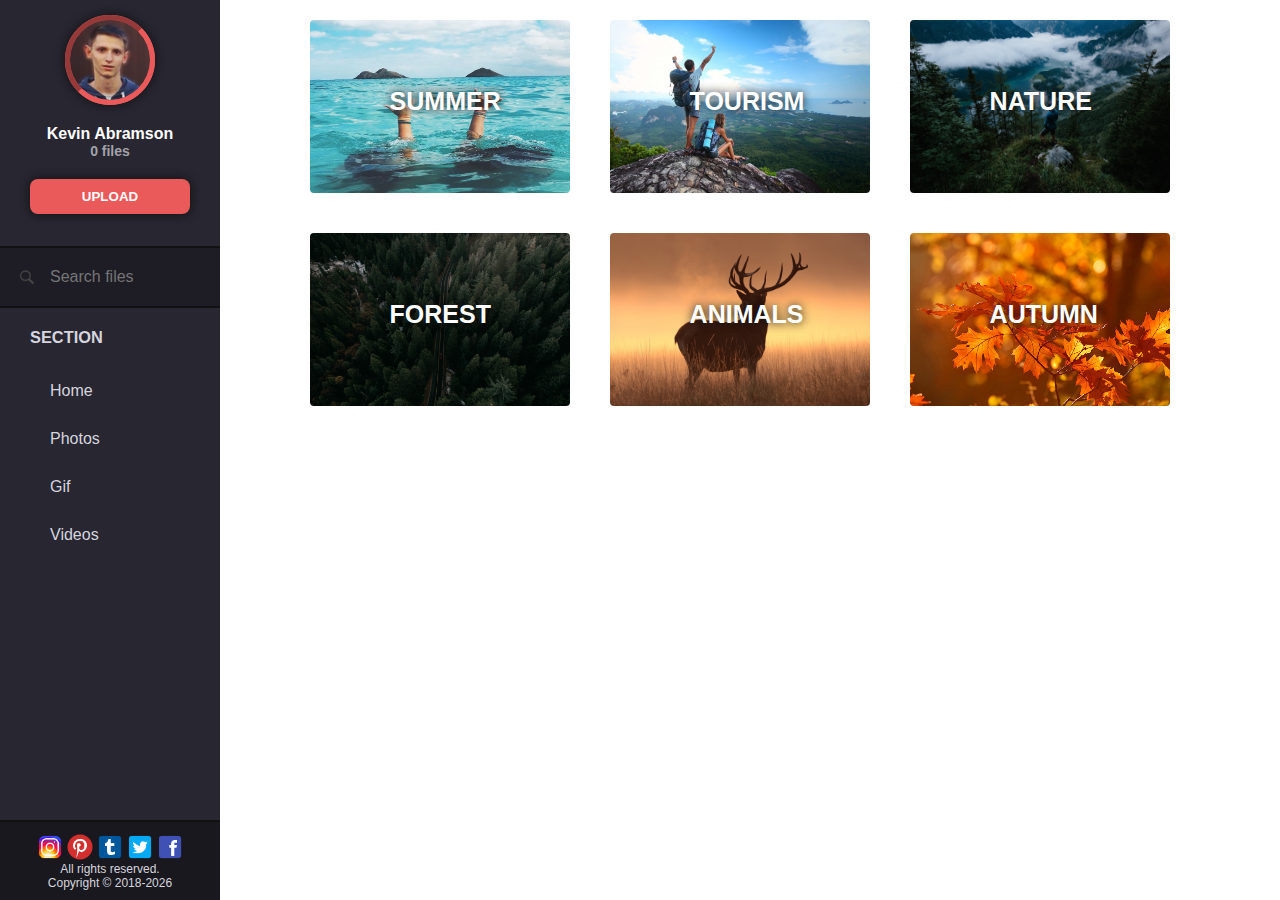
<file: photo.html>
﻿<!DOCTYPE html>
<html lang="en">
<head>
	<meta charset="UTF-8">
	<meta name="viewport" content="width=device-width, initial-scale=1.0">
	<title>Photo</title>
	<link rel="stylesheet" href="css/style.css">
	<link rel="stylesheet" href="css/media.css">
	<script type="text/javascript" src="js/jquery.js"></script>
	<script type="text/javascript" src="js/onclick.js"></script>
</head>
<body>
	<div class="wrap">

		<!-- header start -->
		<header>
			<div class="main">
				<img onclick="show_left_menu()" src="ico/main.png" alt="main" id="main">
			</div>
		</header>
		<!-- header end -->

		<!-- start left -->
		<div class="left">
			<div class="left__avatar">
				<img src="img/1.png" alt="Аватарка">
				<div id="inst"></div>
			</div>
			<div class="left__name">
				<h3>Kevin Abramson</h3>
			</div>
			<div class="left__files">
				<h4>0 files</h4>
			</div>
			<div class="left__upload">
				<button>UPLOAD</button>
			</div>
			<div class="left__search">
				<input type="text" placeholder="Search files" id="search">
			</div>
			<div class="nav">
				<div class="nav-menu">
					<div class="nav-menu__title">
						<h3>section</h3>
					</div>
					<div class="nav-menu__ul">
						<ul>
							<li><a href="index.html">Home</a></li>
							<li><a href="photo.html">Photos</a></li>
							<li><a href="#">Gif</a></li>
							<li><a href="#">Videos</a></li>
						</ul>
					</div>
				</div>
			</div>
			<div class="footer">
				<div class="footer__social">
					<img src="ico/icons8-instagram-48.png" alt="">
					<img src="ico/icons8-pinterest-48.png" alt="">
					<img src="ico/icons8-tumblr-48.png" alt="">
					<img src="ico/icons8-twitter-в-квадрате-48.png" alt="">
					<img src="ico/icons8-facebook-48.png" alt="">
				</div>
				<p> All rights reserved.<br>Copyright &copy; 2018<script>new Date().getFullYear()>2010&&document.write("-"+new Date().getFullYear());</script></p>
			</div>
		</div>
		<!-- end left -->

		<div class="mask" onclick="mask()"></div>

		<!-- center start -->
		<div class="center">
			<div class="grid-menu">
				
			</div>
			<div class="center__img">
				<div class="box">
					<h3>Summer</h3>
					<img src="img/11.jpg">
				</div>
				<div class="box">
					<h3>Tourism</h3>
					<img src="img/16.jpg">
				</div>
				<div class="box">
					<h3>nature</h3>
					<img src="img/18.jpg">
				</div>
				<div class="box">
					<h3>forest</h3>
					<img src="img/3.jpg">
				</div>
				<div class="box">
					<h3>animals</h3>
					<img src="img/1.jpg">
				</div>
				<div class="box">
					<h3>autumn</h3>
					<img src="img/20.jpg">
				</div>
			</div>
		</div>
		<!-- center end -->
	</div>
</body>
</html>
</file>
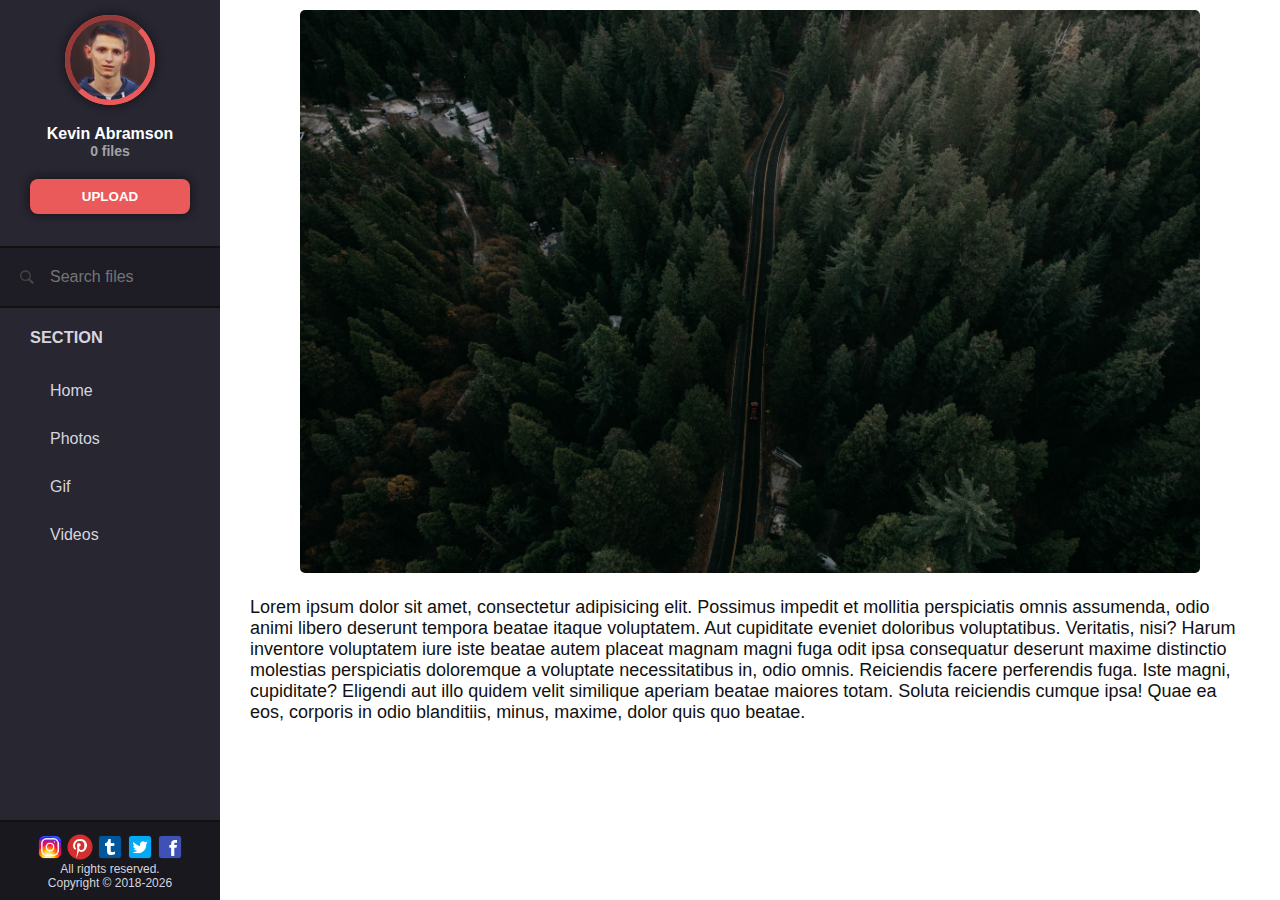
<file: view.html>
﻿<!DOCTYPE html>
<html lang="en">
<head>
	<meta charset="UTF-8">
	<meta name="viewport" content="width=device-width, initial-scale=1.0">
	<title>View</title>
	<link rel="stylesheet" href="css/style.css">
	<link rel="stylesheet" href="css/media.css">
	<script type="text/javascript" src="js/jquery.js"></script>
	<script type="text/javascript" src="js/onclick.js"></script>
</head>
<body>
	<div class="wrap">
		<header>
			<div class="main">
				<img onclick="show_left_menu()" src="ico/main.png" alt="main" id="main">
			</div>
		</header>
		<!-- start left -->
		<div class="left">
			<div class="left__avatar">
				<img src="img/1.png" alt="Аватарка">
				<div id="inst"></div>
			</div>
			<div class="left__name">
				<h3>Kevin Abramson</h3>
			</div>
			<div class="left__files">
				<h4>0 files</h4>
			</div>
			<div class="left__upload">
				<button>UPLOAD</button>
			</div>
			<div class="left__search">
				<input type="text" placeholder="Search files" id="search">
			</div>
			<div class="nav">
				<div class="nav-menu">
					<div class="nav-menu__title">
						<h3>section</h3>
					</div>
					<div class="nav-menu__ul">
						<ul>
							<li><a href="index.html">Home</a></li>
							<li><a href="photo.html">Photos</a></li>
							<li><a href="#">Gif</a></li>
							<li><a href="#">Videos</a></li>
						</ul>
					</div>
				</div>
			</div>
			<div class="footer">
				<div class="footer__social">
					<img src="ico/icons8-instagram-48.png" alt="">
					<img src="ico/icons8-pinterest-48.png" alt="">
					<img src="ico/icons8-tumblr-48.png" alt="">
					<img src="ico/icons8-twitter-в-квадрате-48.png" alt="">
					<img src="ico/icons8-facebook-48.png" alt="">
				</div>
				<p> All rights reserved.<br>Copyright &copy; 2018<script>new Date().getFullYear()>2010&&document.write("-"+new Date().getFullYear());</script></p>
			</div>
		</div>
		<!-- end left -->

		<div class="mask" onclick="mask()"></div>

		<!-- start center -->
		<div class="center">
			<div class="grid-menu">
				
			</div>
			<div class="center__view">
				<img src="img/3.jpg" alt="">
			</div>
			<div class="center__view_descripsion">
				<p><span>Lorem ipsum dolor sit amet, consectetur adipisicing elit. Possimus impedit et mollitia perspiciatis omnis assumenda, odio animi libero deserunt tempora beatae itaque voluptatem. Aut cupiditate eveniet doloribus voluptatibus. Veritatis, nisi?</span>
				<span>Harum inventore voluptatem iure iste beatae autem placeat magnam magni fuga odit ipsa consequatur deserunt maxime distinctio molestias perspiciatis doloremque a voluptate necessitatibus in, odio omnis. Reiciendis facere perferendis fuga.</span>
				<span>Iste magni, cupiditate? Eligendi aut illo quidem velit similique aperiam beatae maiores totam. Soluta reiciendis cumque ipsa! Quae ea eos, corporis in odio blanditiis, minus, maxime, dolor quis quo beatae.</span></p>
			</div>
		</div>
		<!-- end center -->
	</div>
</body>
</html>
</file>
<file: css/style.css>
*{
	padding: 0;
	margin: 0;
	width: 100%;
	font-family: Arial; 
}

::-webkit-scrollbar-button {
background-image:url('');
background-repeat:no-repeat;
width:6px;
height:0px
}

::-webkit-scrollbar-track {
background-color:#32312e;
box-shadow:0px 0px 3px #000 inset;
}

::-webkit-scrollbar-thumb {
-webkit-border-radius: 5px;
border-radius: 5px;
background-color:#ffcb17;
box-shadow:0px 1px 1px #fff inset;
background-image:url('https://yraaa.ru/_pu/24/59610063.png');
background-position:center;
background-repeat:no-repeat;
}

::-webkit-resizer{
background-image:url('');
background-repeat:no-repeat;
width:7px;
height:0px
}

::-webkit-scrollbar{
width: 7px;
}

body, html{
	background: #f3f3f3;
}

.mask{
	top: 0;
	position: fixed;
	background: rgba(0, 0, 0, 0.80);
	display: none;
	height: 100%;
	width: 100%;
	z-index: 1;
}

.wrap{
	display: flex;
}

.left{
	max-width: 220px;
	background: #272631;
	height: 100vh;
	flex: 1;
	overflow: auto;
}

.left__avatar{
	margin-top: 15px;
	display: flex;
	justify-content: center;
}

#inst{
	width: 80px;
	height: 80px;
	border-radius: 50%;
	border: 5px inset #ea5a5a;
	position: absolute;
	animation: spins 10s linear infinite;
}

.left__avatar img{
	width: 80px;
	height: 80px;
	border-radius: 50%;
	border: 5px solid #ea5a5a;
	box-shadow: 0px 0px 10px #111;
}

@keyframes spins{
	0%{transform: rotate(0deg);}
	100%{transform: rotate(360deg);}
}

.left__name{
	text-align: center;
	margin-top: 20px;
}

.left__name h3{
	font-size: 16px;
	color: #FFF;
	font-weight: bold;
}

.left__files{
	text-align: center;
}

.left__files h4{
	color: #a3a2a8;
	font-size: 14px;
}

.left__upload{
	text-align: center;
	margin-top: 20px;
	margin-bottom: 32px;
	display: flex;
	justify-content: center;
}

.left__upload button{
	background: #ea5a5a;
	border: none;
	border-radius: 8px;
	color: #FFF;
	width: 160px;
	padding: 10px;
	font-weight: bold;
	cursor: pointer;
	box-shadow: 0px 0px 10px #111;
}

.left__search{
	background: #1e1d26;
	border-top: 2px solid #111;
	border-bottom: 2px solid #111;
	color: #444444;
	text-align: center;
}

.left__search input{
	background: none;
	border: none;
	margin: 20px 0px;
	color: #444444;
	width: 150px;
}

#search{
	background: url(../ico/search.png) no-repeat left center;
	background-size: 16px; 
    display:inline-block;
    vertical-align:bottom;
    padding-left: 30px;
    color: #444444;
    /*float: right;*/
    font-size: 16px;
}

.nav-menu__title{
	color: #d6d5df;
	text-transform: uppercase;
	padding: 20px 30px;
	font-size: 14px;
	width: 100px;
}

.nav-menu__ul{
	width: 120px;
}

.nav-menu__ul li{
	display: block;
}

.nav-menu__ul a{
	text-decoration: none;
	color: #d6d5df;
	padding: 15px 50px;
	display: block;
}

.nav-menu__ul a:hover{
	background: #19181e;
}

.left__categories{
	background: #1e1d26;
	width: 220px;
}

.left__categories h3{
	color: #d6d5df;
	/*margin-left: 20px;*/
	text-transform: uppercase;
	font-size: 16px;
	padding: 20px 0px;
	text-align: center;
}

.left__categories li{
	display: block;
}

.left__categories a{
	text-decoration: none;
	color: #d6d5df;
	display: block;
	width: 220px;
	padding: 15px 0px;
	text-align: left;
}

.left__categories a:hover{
	background: #19181e;
}

.footer{
	background: #19181e;
	padding: 10px 0px;
	color: #d6d5df;
	font-size: 12px;
	text-align: center;
	border-top: 2px solid #111;
	max-width: 220px;
	position: fixed;
    left: 0;
    bottom: 0;
}

.footer__social{
	display: flex;
	justify-content: center;
}

.footer__social img{
	width: 30px;
	height: 30px;
}

header{
	background: #272631;
	padding: 10px;
	display: none;
	z-index: 5;
}

.main img{
	width: 30px;
	padding: 10px;
	cursor: pointer;
}

.center{
	flex: 1;
	padding: 0px 30px;
	background: #FFF;
	height: 100vh;
	overflow: auto;
}

.grid-menu{
	display: flex;
	/*justify-content: flex-end;*/
	margin-top: 10px;
}

.grid-left{
	flex: 0;
	display: none;
}

.grid-right{
	text-align: right;
}

#right{
	transform: rotate(180deg);
}

.grid-menu img{
	width: 30px;
	height: 30px;
	cursor: pointer;
	margin-right: 10px;
}

.center__img{
	display: flex;
	flex-wrap: wrap;
	justify-content: center;
}

.box{
	width: 260px;
	margin-right: 20px;
	margin-bottom: 20px;
	display: flex;
	flex-wrap: wrap;
}

#date{
	background: url(../ico/date.png) no-repeat left center;
	background-size: 16px; 
    display:inline-block;
    vertical-align:bottom;
    padding-left: 20px;
    color: #c0c0c0;
    /*float: right;*/
    font-size: 14px;
}

#dowload{
	background: url(../ico/dow.png) no-repeat left center;
	background-size: 16px; 
    display:inline-block;
    vertical-align:bottom;
    padding-left: 20px;
    color: #c0c0c0;
    /*float: right;*/
    font-size: 14px;
}

#view{
	background: url(../ico/view.png) no-repeat left center;
	background-size: 16px; 
    display:inline-block;
    vertical-align:bottom;
    padding-left: 20px;
    color: #c0c0c0;
    /*float: right;*/
    font-size: 14px;
}

.box{
	transition: 2s;
	padding: 10px;
	position: relative;
}

.box:hover{
	box-shadow: 0px 0px 20px #959595;
	transition: 1s;
}

.box span{
	padding: 10px 0px;
	display: block;
	color: #c0c0c0;
}

.box h3{
	display:inline-block;
    position:absolute;
    top:40%;
    left:32%;
    font-size: 25px;
    font-weight: bold;
    text-transform: uppercase;
    color: #FFF;
    text-shadow: 0px 0px 10px #111;
    width: 150px;
}

.des{
	display: inline-flex;
}

.center__img img{
	width: 260px;
	height: 173px;
	border-radius: 4px;
}

.center__view{
	text-align: center;
}

.center__view img{
	max-width: 900px;
	border-radius: 5px;
}

.center__view_descripsion{
	margin-top: 20px;
	font-size: 18px;
	color: #111;
}

.load{
	display: flex;
	justify-content: center;
}

.load button{
	width: 200px;
	padding: 10px;
	background: #ea5a5a;
	border: none;
	border-radius: 5px;
	cursor: pointer;
	color: #FFF;
	font-weight: bold;
	text-transform: uppercase;
	text-align: center;
	margin-bottom: 20px;
	box-shadow: 0px 0px 6px #111;
}
</file>
<file: css/media.css>
@media screen and (max-width: 896px) {
	header{ display: block; position: fixed;}
	.grid-menu{ margin-top: 100px; }
	.left{ display: none; position: fixed; z-index: 10;}
	.hide{ display: none; }
	.center{ overflow: none; }
}
</file>
